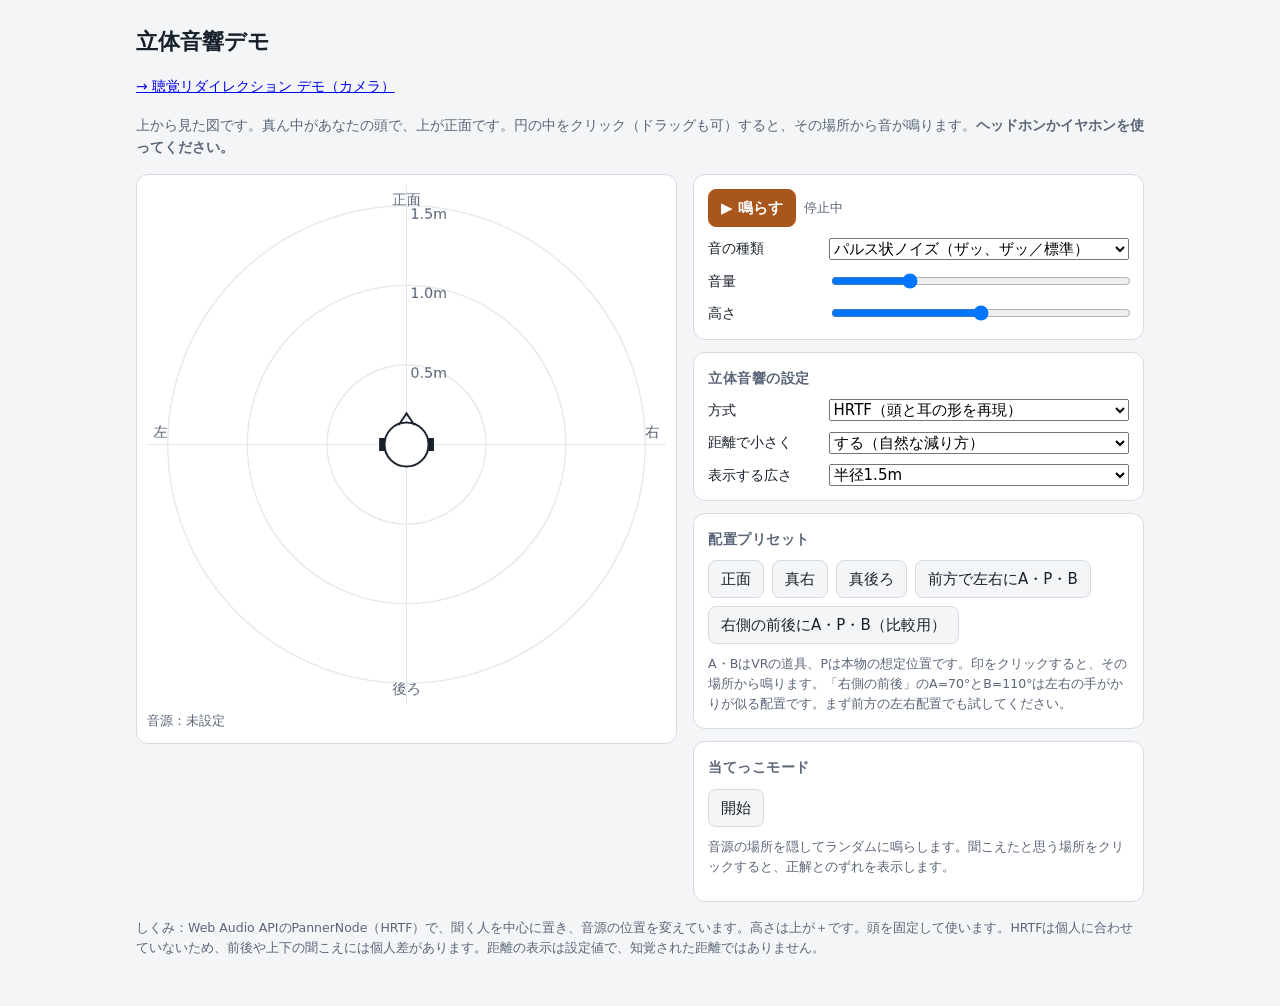
<file: index.html>
<!doctype html>
<html lang="ja">
<head>
<meta charset="utf-8">
<meta name="viewport" content="width=device-width, initial-scale=1, viewport-fit=cover">
<title>立体音響デモ</title>
<style>
/* 上から見た円と操作パネルの2カラム。狭い画面では縦に並ぶ */
:root{
  --bg:#f3f5f7; --surface:#ffffff; --fg:#18202b; --muted:#5a6578; --line:#d6dbe3;
  --head:#18202b; --src:#a8561c; --src-tint:rgba(168,86,28,.14);
  --real:#1d7564; --guess:#3a55a8; --ring:#e3e7ee;
  color-scheme:light;
}
@media (prefers-color-scheme: dark){:root{
  --bg:#11151b; --surface:#1a2029; --fg:#e5e9ef; --muted:#9aa4b5; --line:#2d3542;
  --head:#e5e9ef; --src:#ef9a5f; --src-tint:rgba(239,154,95,.18);
  --real:#58c4ad; --guess:#8ea6ef; --ring:#252c37;
  color-scheme:dark}}
*{box-sizing:border-box}
body{margin:0;background:var(--bg);color:var(--fg);font-family:"Noto Sans JP","Hiragino Sans","Yu Gothic",system-ui,sans-serif;font-size:15px;line-height:1.6}
.wrap{max-width:1040px;margin:0 auto;padding-block:24px 48px;padding-left:max(16px,env(safe-area-inset-left,0px));padding-right:max(16px,env(safe-area-inset-right,0px));display:flex;flex-direction:column;gap:16px}
h1{font-size:22px;margin:0}
.lead{color:var(--muted);margin:0;font-size:14px}
.main{display:grid;grid-template-columns:minmax(0,1.2fr) minmax(0,1fr);gap:16px;align-items:start}
@media (max-width:760px){.main{grid-template-columns:1fr}}
.stage{background:var(--surface);border:1px solid var(--line);border-radius:12px;padding:10px;display:flex;flex-direction:column;gap:8px;min-width:0}
canvas{width:100%;aspect-ratio:1/1;display:block;touch-action:none;cursor:crosshair;border-radius:8px}
.readout{font-family:ui-monospace,Menlo,Consolas,monospace;font-size:13px;color:var(--muted);display:flex;flex-wrap:wrap;gap:4px 16px}
.panel{display:flex;flex-direction:column;gap:12px;min-width:0}
.card{background:var(--surface);border:1px solid var(--line);border-radius:12px;padding:14px;display:flex;flex-direction:column;gap:10px}
.card h2{font-size:14px;margin:0;color:var(--muted);letter-spacing:.04em}
.row{display:flex;flex-wrap:wrap;gap:8px;align-items:center}
label{font-size:14px}
select,input[type=range]{font:inherit}
input[type=range]{width:100%}
button{font:inherit;border:1px solid var(--line);background:var(--bg);color:var(--fg);border-radius:8px;padding:6px 12px;cursor:pointer}
button:hover{border-color:var(--fg)}
button.primary{background:var(--src);border-color:var(--src);color:#fff;font-weight:700}
button[aria-pressed=true]{background:var(--fg);color:var(--bg);border-color:var(--fg)}
button:focus-visible,select:focus-visible,input:focus-visible{outline:2px solid var(--guess);outline-offset:2px}
.field{display:grid;grid-template-columns:7.5em 1fr;gap:8px;align-items:center}
.note{font-size:12.5px;color:var(--muted);margin:0}
.result{font-family:ui-monospace,Menlo,Consolas,monospace;font-size:13px;white-space:pre-wrap;margin:0}
</style>
</head>
<body>
<div class="wrap">
  <h1>立体音響デモ</h1>
  <p class="lead"><a href="redirect.html">→ 聴覚リダイレクション デモ（カメラ）</a></p>
  <p class="lead">上から見た図です。真ん中があなたの頭で、上が正面です。円の中をクリック（ドラッグも可）すると、その場所から音が鳴ります。<b>ヘッドホンかイヤホンを使ってください。</b></p>

  <div class="main">
    <div class="stage">
      <canvas id="view" width="800" height="800" aria-label="上から見た空間。クリックした場所に音源を置く"></canvas>
      <div class="readout" id="readout">音源：未設定</div>
    </div>

    <div class="panel">
      <div class="card">
        <div class="row">
          <button id="play" class="primary">▶ 鳴らす</button>
          <span class="note" id="state">停止中</span>
        </div>
        <div class="field"><label for="sound">音の種類</label>
          <select id="sound">
            <option value="pulse" selected>パルス状ノイズ（ザッ、ザッ／標準）</option>
            <option value="beep">ピッ音（くり返し）</option>
            <option value="noise">ピンクノイズ（ザー）</option>
            <option value="click">カチカチ（時計）</option>
            <option value="tone">持続音（ポー）</option>
          </select></div>
        <div class="field"><label for="vol">音量</label><input id="vol" type="range" min="0" max="1" step="0.01" value="0.25"></div>
        <div class="field"><label for="height">高さ</label><input id="height" type="range" min="-60" max="60" step="1" value="0"></div>
      </div>

      <div class="card">
        <h2>立体音響の設定</h2>
        <div class="field"><label for="model">方式</label>
          <select id="model">
            <option value="HRTF">HRTF（頭と耳の形を再現）</option>
            <option value="equalpower">左右の振り分けだけ</option>
          </select></div>
        <div class="field"><label for="dist">距離で小さく</label>
          <select id="dist">
            <option value="inverse">する（自然な減り方）</option>
            <option value="linear">する（直線的）</option>
            <option value="none">しない</option>
          </select></div>
        <div class="field"><label for="radius">表示する広さ</label>
          <select id="radius">
            <option value="1">半径1m</option>
            <option value="1.5" selected>半径1.5m</option>
            <option value="3">半径3m</option>
          </select></div>
      </div>

      <div class="card">
        <h2>配置プリセット</h2>
        <div class="row">
          <button data-preset="front">正面</button>
          <button data-preset="right">真右</button>
          <button data-preset="back">真後ろ</button>
          <button data-preset="lateral">前方で左右にA・P・B</button>
          <button data-preset="arc">右側の前後にA・P・B（比較用）</button>
        </div>
        <p class="note">A・BはVRの道具、Pは本物の想定位置です。印をクリックすると、その場所から鳴ります。「右側の前後」のA=70°とB=110°は左右の手がかりが似る配置です。まず前方の左右配置でも試してください。</p>
      </div>

      <div class="card">
        <h2>当てっこモード</h2>
        <div class="row">
          <button id="quiz" aria-pressed="false">開始</button>
          <button id="quizNext" hidden>次の問題</button>
        </div>
        <p class="note">音源の場所を隠してランダムに鳴らします。聞こえたと思う場所をクリックすると、正解とのずれを表示します。</p>
        <pre class="result" id="quizResult"></pre>
      </div>
    </div>
  </div>
  <p class="note">しくみ：Web Audio APIのPannerNode（HRTF）で、聞く人を中心に置き、音源の位置を変えています。高さは上が＋です。頭を固定して使います。HRTFは個人に合わせていないため、前後や上下の聞こえには個人差があります。距離の表示は設定値で、知覚された距離ではありません。</p>
</div>

<script>
(() => {
  const cv = document.getElementById('view');
  const ctx2d = cv.getContext('2d');
  const $ = id => document.getElementById(id);

  // ---- 状態 ----
  let R = 1.5;                 // 表示する半径（m）
  let src = null;              // {x, z} x:右+  z:前+（m）
  let markers = [];            // プリセットの印 [{x,z,label,kind}]
  let quiz = {on:false, answer:null, guess:null, log:[]};

  // ---- 音 ----
  let ac = null, panner = null, gain = null, node = null, playing = false;
  const buffers = {};

  function makeBuffers(){
    const sr = ac.sampleRate;
    // 広帯域の白色ノイズ：180msの音 + 270msの無音。立ち上がり/下がり5ms。
    {
      const len = Math.floor(sr*0.45), on = Math.floor(sr*0.18);
      const b = ac.createBuffer(1,len,sr), d = b.getChannelData(0), fade = Math.max(1,Math.floor(sr*0.005));
      for(let i=0;i<on;i++){
        const env = Math.max(0,Math.min(1,i/fade,(on-1-i)/fade));
        d[i] = (Math.random()*2-1)*env*0.35;
      }
      buffers.pulse = b;
    }
    // ピッ音：880Hz 0.1秒 + 無音 0.35秒
    {
      const len = Math.floor(sr*0.45), b = ac.createBuffer(1,len,sr), d = b.getChannelData(0);
      const on = Math.floor(sr*0.1);
      for(let i=0;i<on;i++){ const env = Math.min(1, i/200, (on-i)/200); d[i] = Math.sin(2*Math.PI*880*i/sr)*env*0.8; }
      buffers.beep = b;
    }
    // ピンクノイズ 2秒
    {
      const len = sr*2, b = ac.createBuffer(1,len,sr), d = b.getChannelData(0);
      let b0=0,b1=0,b2=0,b3=0,b4=0,b5=0,b6=0;
      for(let i=0;i<len;i++){
        const w = Math.random()*2-1;
        b0=0.99886*b0+w*0.0555179; b1=0.99332*b1+w*0.0750759; b2=0.96900*b2+w*0.1538520;
        b3=0.86650*b3+w*0.3104856; b4=0.55000*b4+w*0.5329522; b5=-0.7616*b5-w*0.0168980;
        d[i]=(b0+b1+b2+b3+b4+b5+b6+w*0.5362)*0.11; b6=w*0.115926;
      }
      // つなぎ目のプチ音を減らす
      const f = Math.floor(sr*0.01);
      for(let i=0;i<f;i++){ d[i]*=i/f; d[len-1-i]*=i/f; }
      buffers.noise = b;
    }
    // カチカチ：0.5秒ごとの短い打撃音
    {
      const len = Math.floor(sr*0.5), b = ac.createBuffer(1,len,sr), d = b.getChannelData(0);
      const n = Math.floor(sr*0.015);
      for(let i=0;i<n;i++){ d[i] = (Math.random()*2-1)*Math.exp(-i/(sr*0.002))*0.9; }
      buffers.click = b;
    }
    // 持続音：440Hz（ちょうど整数周期で1秒）
    {
      const len = sr, b = ac.createBuffer(1,len,sr), d = b.getChannelData(0);
      for(let i=0;i<len;i++) d[i] = Math.sin(2*Math.PI*440*i/sr)*0.5;
      buffers.tone = b;
    }
  }

  function ensureAudio(){
    if(ac) return;
    ac = new (window.AudioContext || window.webkitAudioContext)();
    const L = ac.listener;
    if(L.forwardX){ L.forwardX.value=0; L.forwardY.value=0; L.forwardZ.value=-1; L.upX.value=0; L.upY.value=1; L.upZ.value=0; L.positionX.value=0; L.positionY.value=0; L.positionZ.value=0; }
    else { L.setOrientation(0,0,-1,0,1,0); L.setPosition(0,0,0); }
    panner = ac.createPanner();
    gain = ac.createGain();
    panner.connect(gain).connect(ac.destination);
    makeBuffers();
    applySettings();
    updatePanner(true);
  }

  function applySettings(){
    if(!ac) return;
    panner.panningModel = $('model').value;
    const dm = $('dist').value;
    panner.refDistance = 0.3;
    panner.maxDistance = 10;
    if(dm === 'none'){ panner.distanceModel = 'inverse'; panner.rolloffFactor = 0; }
    else if(dm === 'linear'){ panner.distanceModel = 'linear'; panner.rolloffFactor = 1; panner.maxDistance = R*1.2; }
    else { panner.distanceModel = 'inverse'; panner.rolloffFactor = 1; }
    gain.gain.setTargetAtTime(parseFloat($('vol').value), ac.currentTime, 0.02);
  }

  function heightM(){ return parseFloat($('height').value)/100; }

  function updatePanner(immediate){
    if(!ac || !src) return;
    // Web Audioの座標：x右+、y上+、z後ろ+（正面は -z）
    const x = src.x, y = heightM(), z = -src.z;
    if(panner.positionX){
      const t = ac.currentTime;
      if(immediate){ panner.positionX.value=x; panner.positionY.value=y; panner.positionZ.value=z; }
      else { panner.positionX.setTargetAtTime(x,t,0.015); panner.positionY.setTargetAtTime(y,t,0.015); panner.positionZ.setTargetAtTime(z,t,0.015); }
    } else panner.setPosition(x,y,z);
  }

  function startSound(){
    ensureAudio();
    if(ac.state === 'suspended') ac.resume();
    stopSound(true);
    node = ac.createBufferSource();
    node.buffer = buffers[$('sound').value];
    node.loop = true;
    node.connect(panner);
    node.start();
    playing = true;
    $('play').textContent = '■ 止める';
    $('state').textContent = src ? '再生中' : '再生中（円の中をクリックして音源を置いてください）';
  }
  function stopSound(silent){
    if(node){ try{node.stop();}catch(e){} node.disconnect(); node = null; }
    playing = false;
    if(!silent){ $('play').textContent = '▶ 鳴らす'; $('state').textContent = '停止中'; }
  }

  // ---- 描画 ----
  function css(v){ return getComputedStyle(document.documentElement).getPropertyValue(v).trim(); }
  function toPx(x,z){ const s = cv.width/2/R*0.92; return [cv.width/2 + x*s, cv.height/2 - z*s]; }
  function toM(px,py){ const s = cv.width/2/R*0.92; return {x:(px-cv.width/2)/s, z:(cv.height/2-py)/s}; }

  function draw(){
    const W = cv.width, H = cv.height, c = ctx2d;
    c.clearRect(0,0,W,H);
    c.fillStyle = css('--surface'); c.fillRect(0,0,W,H);
    // 同心円（0.5mごと）
    c.lineWidth = 2; c.font = '22px system-ui, sans-serif'; c.textAlign='left'; c.textBaseline='middle';
    for(let r=0.5;r<=R+1e-6;r+=0.5){
      const [, py] = toPx(0,r); const rad = H/2-py;
      c.strokeStyle = css('--ring'); c.beginPath(); c.arc(W/2,H/2,rad,0,Math.PI*2); c.stroke();
      c.fillStyle = css('--muted'); c.fillText(r.toFixed(1)+'m', W/2+6, py+14);
    }
    // 十字と方向
    c.strokeStyle = css('--ring'); c.beginPath(); c.moveTo(W/2,0); c.lineTo(W/2,H); c.moveTo(0,H/2); c.lineTo(W,H/2); c.stroke();
    c.fillStyle = css('--muted'); c.textAlign='center';
    c.fillText('正面', W/2, 24); c.fillText('後ろ', W/2, H-22);
    c.textAlign='left'; c.fillText('左', 10, H/2-18); c.textAlign='right'; c.fillText('右', W-10, H/2-18);
    // 頭
    const hr = 34;
    c.fillStyle = css('--surface'); c.strokeStyle = css('--head'); c.lineWidth = 3;
    c.beginPath(); c.arc(W/2,H/2,hr,0,Math.PI*2); c.fill(); c.stroke();
    c.beginPath(); c.moveTo(W/2-12,H/2-hr+4); c.lineTo(W/2,H/2-hr-14); c.lineTo(W/2+12,H/2-hr+4); c.stroke(); // 鼻
    c.fillStyle = css('--head');
    c.fillRect(W/2-hr-8,H/2-10,8,20); c.fillRect(W/2+hr,H/2-10,8,20); // 耳
    // プリセットの印
    for(const m of markers){
      const [px,py] = toPx(m.x,m.z);
      if(m.kind==='real'){ c.fillStyle = css('--real'); c.fillRect(px-14,py-14,28,28); }
      else { c.strokeStyle = css('--src'); c.lineWidth = 3; c.beginPath(); c.arc(px,py,16,0,Math.PI*2); c.stroke(); }
      c.fillStyle = m.kind==='real' ? css('--real') : css('--src');
      c.textAlign='left'; c.font='bold 22px system-ui, sans-serif'; c.fillText(m.label, px+22, py);
      c.font = '22px system-ui, sans-serif';
    }
    // 当てっこの答え合わせ
    if(quiz.on && quiz.guess){
      const [gx,gy] = toPx(quiz.guess.x,quiz.guess.z);
      const [ax,ay] = toPx(quiz.answer.x,quiz.answer.z);
      c.strokeStyle = css('--muted'); c.setLineDash([8,8]); c.lineWidth=2; c.beginPath(); c.moveTo(gx,gy); c.lineTo(ax,ay); c.stroke(); c.setLineDash([]);
      c.fillStyle = css('--guess'); c.beginPath(); c.arc(gx,gy,10,0,Math.PI*2); c.fill();
      c.fillStyle = css('--src'); c.beginPath(); c.arc(ax,ay,12,0,Math.PI*2); c.fill();
    }
    // 音源（当てっこ中は隠す）
    if(src && !quiz.on){
      const [px,py] = toPx(src.x,src.z);
      c.fillStyle = css('--src-tint'); c.beginPath(); c.arc(px,py,30,0,Math.PI*2); c.fill();
      c.fillStyle = css('--src'); c.beginPath(); c.arc(px,py,12,0,Math.PI*2); c.fill();
    }
  }

  function describe(p){
    const d = Math.hypot(p.x,p.z);
    let az = Math.atan2(p.x,p.z)*180/Math.PI; // 正面0°、右が＋
    return {d, az};
  }
  function updateReadout(){
    if(!src || quiz.on){ $('readout').textContent = quiz.on ? '音源：かくしています' : '音源：未設定'; return; }
    const {d,az} = describe(src);
    const side = Math.abs(az)<0.5 ? '正面' : (az>0 ? `右へ${az.toFixed(0)}°` : `左へ${(-az).toFixed(0)}°`);
    $('readout').textContent = `方向：${side}　距離：${(d*100).toFixed(0)}cm　高さ：${$('height').value}cm　（x=${(src.x*100).toFixed(0)}, 前=${(src.z*100).toFixed(0)} cm）`;
  }

  function setSource(p){
    src = p; updatePanner(false); updateReadout(); draw();
    if(playing) $('state').textContent = '再生中';
  }

  // ---- 入力 ----
  let dragging = false;
  function evPos(e){
    const r = cv.getBoundingClientRect();
    return toM((e.clientX-r.left)*cv.width/r.width, (e.clientY-r.top)*cv.height/r.height);
  }
  function hitMarker(p){
    for(const m of markers) if(Math.hypot(m.x-p.x,m.z-p.z) < R*0.06) return m;
    return null;
  }
  cv.addEventListener('pointerdown', e => {
    const p = evPos(e);
    if(quiz.on){
      if(quiz.guess) return;
      quiz.guess = p; showQuizResult(); draw(); return;
    }
    const m = hitMarker(p);
    if(m){ setSource({x:m.x,z:m.z}); }
    else { setSource(p); dragging = true; cv.setPointerCapture(e.pointerId); }
    if(!playing) startSound();
  });
  cv.addEventListener('pointermove', e => { if(dragging) setSource(evPos(e)); });
  cv.addEventListener('pointerup', () => { dragging = false; });
  cv.addEventListener('pointercancel', () => { dragging = false; });

  $('play').addEventListener('click', () => { playing ? stopSound() : startSound(); });
  $('sound').addEventListener('change', () => { if(playing) startSound(); });
  $('vol').addEventListener('input', applySettings);
  $('model').addEventListener('change', applySettings);
  $('dist').addEventListener('change', applySettings);
  $('height').addEventListener('input', () => { updatePanner(false); updateReadout(); });
  $('radius').addEventListener('change', () => { R = parseFloat($('radius').value); applySettings(); draw(); });

  function polar(azDeg, dist){ const a = azDeg*Math.PI/180; return {x:Math.sin(a)*dist, z:Math.cos(a)*dist}; }
  document.querySelectorAll('[data-preset]').forEach(b => b.addEventListener('click', () => {
    const k = b.dataset.preset;
    if(k==='lateral'){
      const A = polar(-30,0.6), P = polar(0,0.6), B = polar(30,0.6);
      markers = [{...A,label:'A',kind:'virtual'},{...P,label:'P（本物）',kind:'real'},{...B,label:'B',kind:'virtual'}];
      setSource({x:A.x,z:A.z});
    } else if(k==='arc'){
      // 右側の弧（距離0.5m）に A(70°)・P(90°)・B(110°)
      const A = polar(70,0.5), P = polar(90,0.5), B = polar(110,0.5);
      markers = [{...A,label:'A',kind:'virtual'},{...P,label:'P（本物）',kind:'real'},{...B,label:'B',kind:'virtual'}];
      setSource({x:A.x,z:A.z});
    } else {
      markers = [];
      setSource(k==='front' ? polar(0,0.8) : k==='right' ? polar(90,0.8) : polar(180,0.8));
    }
    if(!playing) startSound();
  }));

  // ---- 当てっこモード ----
  function newQuestion(){
    const az = Math.random()*360-180, d = 0.4 + Math.random()*(Math.min(R,1.5)-0.4);
    quiz.answer = polar(az,d); quiz.guess = null;
    src = quiz.answer; updatePanner(true); updateReadout();
    $('quizResult').textContent = '聞こえたと思う場所をクリックしてください';
    $('quizNext').hidden = true;
    draw();
    startSound();
  }
  function showQuizResult(){
    const a = describe(quiz.answer), g = describe(quiz.guess);
    let dAz = g.az - a.az; while(dAz>180) dAz-=360; while(dAz<-180) dAz+=360;
    const err = Math.hypot(quiz.guess.x-quiz.answer.x, quiz.guess.z-quiz.answer.z);
    quiz.log.push({dAz:Math.abs(dAz), dd:Math.abs(g.d-a.d), err});
    const n = quiz.log.length, mean = k => quiz.log.reduce((s,v)=>s+v[k],0)/n;
    $('quizResult').textContent =
      `今回：方向のずれ ${Math.abs(dAz).toFixed(0)}°／距離のずれ ${(Math.abs(g.d-a.d)*100).toFixed(0)}cm／位置のずれ ${(err*100).toFixed(0)}cm\n` +
      `${n}問の平均：方向 ${mean('dAz').toFixed(0)}°／距離 ${(mean('dd')*100).toFixed(0)}cm／位置 ${(mean('err')*100).toFixed(0)}cm\n` +
      `（オレンジが正解、青があなたの答え）`;
    $('quizNext').hidden = false;
  }
  $('quiz').addEventListener('click', () => {
    quiz.on = !quiz.on;
    $('quiz').setAttribute('aria-pressed', String(quiz.on));
    $('quiz').textContent = quiz.on ? '終了' : '開始';
    if(quiz.on){ markers = []; quiz.log = []; newQuestion(); }
    else { quiz.guess = null; $('quizNext').hidden = true; $('quizResult').textContent = ''; updateReadout(); draw(); }
  });
  $('quizNext').addEventListener('click', newQuestion);

  matchMedia('(prefers-color-scheme: dark)').addEventListener?.('change', draw);
  draw();
})();
</script>
</body>
</html>
</file>
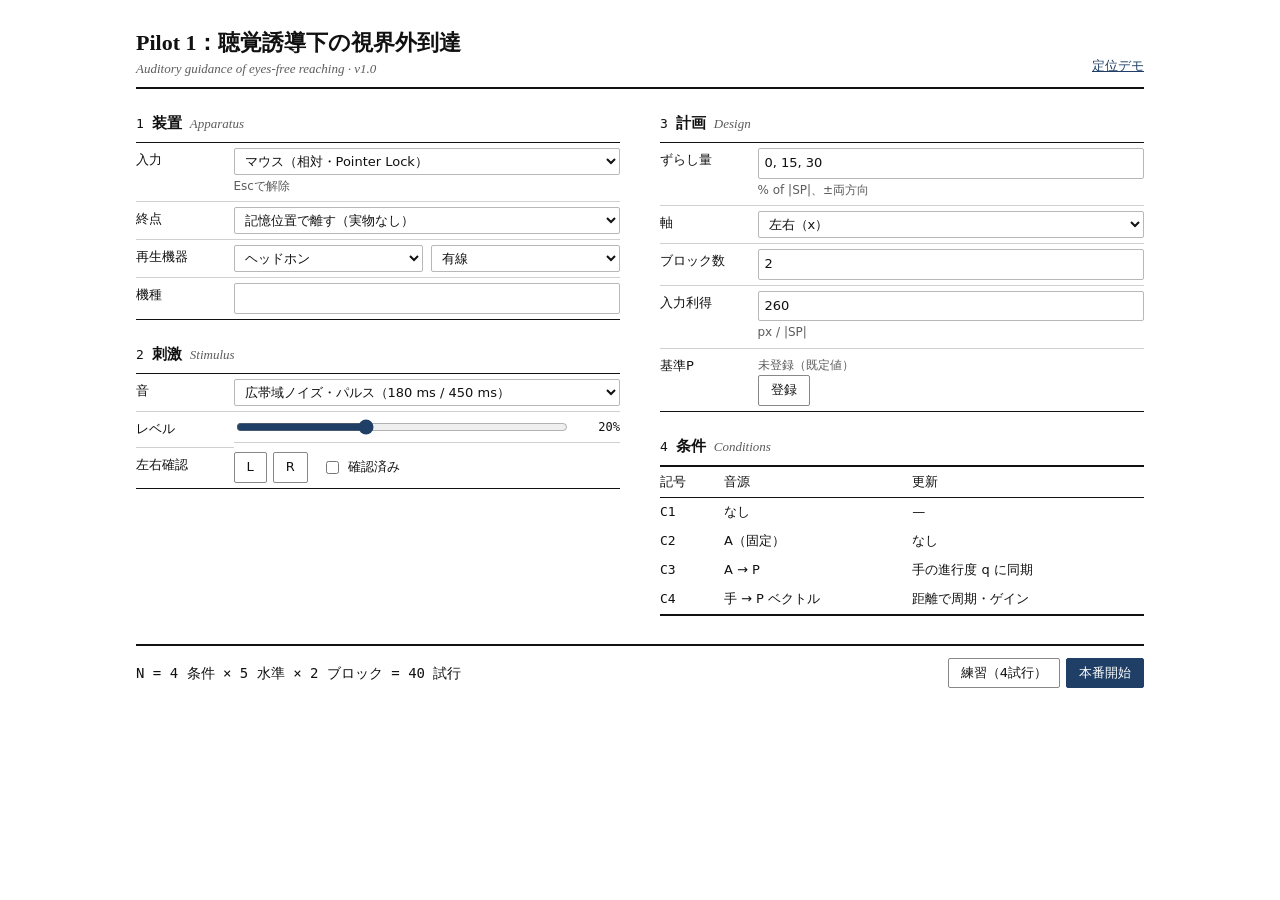
<file: experiment.html>
<!doctype html>
<html lang="ja">
<head>
  <meta charset="utf-8">
  <meta name="viewport" content="width=device-width, initial-scale=1, viewport-fit=cover">
  <title>Pilot 1｜聴覚誘導下の視界外到達</title>
  <link rel="stylesheet" href="experiment.css">
  <script src="experiment-core.js" defer></script>
  <script src="pilot-audio.js" defer></script>
  <script src="experiment.js" defer></script>
</head>
<body>
<main class="wrap">
  <header class="head">
    <div>
      <h1>Pilot 1：聴覚誘導下の視界外到達</h1>
      <p class="sub">Auditory guidance of eyes-free reaching · v1.0</p>
    </div>
    <a href="index.html">定位デモ</a>
  </header>

  <p id="message" class="message" role="status" aria-live="polite" hidden></p>
  <p id="storageWarning" class="message error" role="alert" hidden></p>
  <noscript><p class="message error">JavaScriptが必要です。</p></noscript>

  <section id="setup" aria-label="設定">
    <form id="configForm" novalidate>
      <fieldset id="configFields">
        <div class="cols">
          <div>
            <h2><span class="num">1</span>装置 <span class="en">Apparatus</span></h2>
            <table class="params">
              <tr><th><label for="inputMode">入力</label></th><td><select id="inputMode">
                <option value="lock">マウス（相対・Pointer Lock）</option>
                <option value="drag">マウス（画面内ドラッグ）</option>
                <option value="touch">タッチ（絶対座標）</option>
              </select><div id="inputHint" class="hint"></div></td></tr>
              <tr><th><label for="taskMode">終点</label></th><td><select id="taskMode">
                <option value="memory">記憶位置で離す（実物なし）</option>
                <option value="contact">実物への接触で離す</option>
              </select><div id="contactHelp" class="hint" hidden>接触は自己報告。</div></td></tr>
              <tr><th><label for="device">再生機器</label></th><td class="pair">
                <select id="device"><option value="headphones">ヘッドホン</option><option value="earphones">イヤホン</option></select>
                <select id="connection" aria-label="接続"><option value="wired">有線</option><option value="wireless">無線</option></select>
              </td></tr>
              <tr><th><label for="equipment">機種</label></th><td><input id="equipment" maxlength="100"></td></tr>
            </table>

            <h2><span class="num">2</span>刺激 <span class="en">Stimulus</span></h2>
            <table class="params">
              <tr><th><label for="sound">音</label></th><td><select id="sound">
                <option value="pulse">広帯域ノイズ・パルス（180 ms / 450 ms）</option>
                <option value="continuous">広帯域ノイズ・連続</option>
              </select></td></tr>
              <tr><th><label for="volume">レベル</label></th><td class="pair">
                <input id="volume" type="range" min="0.01" max="0.5" step="0.01" value="0.20"><output id="volumeValue">20%</output>
              </td></tr>
              <tr><th>左右確認</th><td>
                <div class="btns"><button type="button" id="testLeft">L</button><button type="button" id="testRight">R</button>
                <label class="check"><input type="checkbox" id="checkedAudio">確認済み</label></div>
              </td></tr>
            </table>
          </div>

          <div>
            <h2><span class="num">3</span>計画 <span class="en">Design</span></h2>
            <table class="params">
              <tr><th><label for="offsets">ずらし量</label></th><td><input id="offsets" value="0, 15, 30" inputmode="decimal"><div class="hint">% of |SP|、±両方向</div></td></tr>
              <tr><th><label for="axis">軸</label></th><td><select id="axis"><option value="lateral">左右（x）</option><option value="depth">遠近（z）</option></select></td></tr>
              <tr><th><label for="repeats">ブロック数</label></th><td><input id="repeats" type="number" min="1" max="10" value="2"></td></tr>
              <tr id="scaleField"><th><label for="mouseScale">入力利得</label></th><td><input id="mouseScale" type="number" min="40" max="10000" value="260"><div class="hint">px / |SP|</div></td></tr>
              <tr id="referenceControls"><th>基準P</th><td>
                <div id="referenceStatus" class="hint"></div>
                <div class="btns"><button type="button" id="registerP">登録</button><button type="button" id="clearP" hidden>解除</button></div>
              </td></tr>
            </table>

            <h2><span class="num">4</span>条件 <span class="en">Conditions</span></h2>
            <table class="booktabs">
              <thead><tr><th>記号</th><th>音源</th><th>更新</th></tr></thead>
              <tbody>
                <tr><td>C1</td><td>なし</td><td>—</td></tr>
                <tr><td>C2</td><td>A（固定）</td><td>なし</td></tr>
                <tr><td>C3</td><td>A → P</td><td>手の進行度 q に同期</td></tr>
                <tr><td>C4</td><td>手 → P ベクトル</td><td>距離で周期・ゲイン</td></tr>
              </tbody>
            </table>
          </div>
        </div>
      </fieldset>

      <div class="actions">
        <span id="trialCount" class="mono"></span>
        <div class="btns"><button id="practice" type="button">練習（4試行）</button><button id="start" type="button" class="primary">本番開始</button></div>
      </div>
    </form>
  </section>

  <section id="run" aria-label="試行" hidden>
    <div class="runbar">
      <span id="sessionLabel" class="tag"></span>
      <span id="runTitle" class="state"></span>
      <span class="prog"><span id="progressText" class="mono"></span><progress id="progressBar" max="40" value="0"></progress></span>
    </div>
    <p id="runInstruction" class="hint instr" aria-live="polite"></p>
    <div class="stage"><canvas id="stage" width="1000" height="650" tabindex="0" aria-label="作業面（上面図）"></canvas><div id="trialOverlay" aria-hidden="true" hidden></div></div>
    <div id="responses" hidden>
      <fieldset class="resp"><legend>Q1 記憶位置と到達位置のずれ</legend><div class="btns" id="noticedButtons"><button data-noticed="yes" type="button" aria-pressed="false">あり</button><button data-noticed="no" type="button" aria-pressed="false">なし</button><button data-noticed="unsure" type="button" aria-pressed="false">不明</button></div></fieldset>
      <fieldset id="contactQuestion" class="resp" hidden><legend>Q2 実物への接触</legend><div class="btns" id="contactButtons"><button data-contact="yes" type="button" aria-pressed="false">あり</button><button data-contact="no" type="button" aria-pressed="false">なし</button><button data-contact="unsure" type="button" aria-pressed="false">不明</button></div></fieldset>
      <button id="saveAnswer" type="button" class="primary" disabled>記録</button>
    </div>
    <p id="feedback" class="feedback mono" hidden></p>
    <div class="runfoot"><button id="next" type="button" class="primary" hidden>次へ</button><button id="cancelCalibration" type="button" hidden>中止</button><button id="finish" type="button">終了</button><span class="hint" id="saveStatus"></span></div>
  </section>

  <section id="results" aria-label="結果" hidden>
    <h2><span class="num">5</span>結果 <span class="en">Results</span> <span id="resultBadge" class="tag"></span></h2>
    <p id="resultSummary" class="hint mono"></p>
    <div class="scroll"><table class="booktabs num-table"><thead><tr><th>条件</th><th>|ずらし|</th><th>n</th><th>P方向変位</th><th>|E−A|</th><th>ずれ報告</th><th>不明</th><th>到達時間</th><th>接触</th></tr></thead><tbody id="resultRows"></tbody></table></div>
    <p class="hint">単位：|SP| に対する%。P方向変位 = (E−A)·(P−A)/|P−A|。ずれ報告 = あり/(あり+なし)。</p>
    <div class="btns"><button id="exportTrials" type="button" class="primary">試行CSV</button><button id="exportPaths" type="button">軌跡CSV</button><button id="exportJson" type="button">JSON</button><button id="backSetup" type="button">設定へ</button></div>
  </section>

  <section id="saved" class="saved" aria-label="記録" hidden>
    <h2>保存済みセッション</h2>
    <div class="btns"><select id="savedSessions" aria-label="セッション"></select><button id="viewSaved" type="button">表示</button><button id="resumeSaved" type="button">再開</button></div>
  </section>
</main>
</body>
</html>
</file>
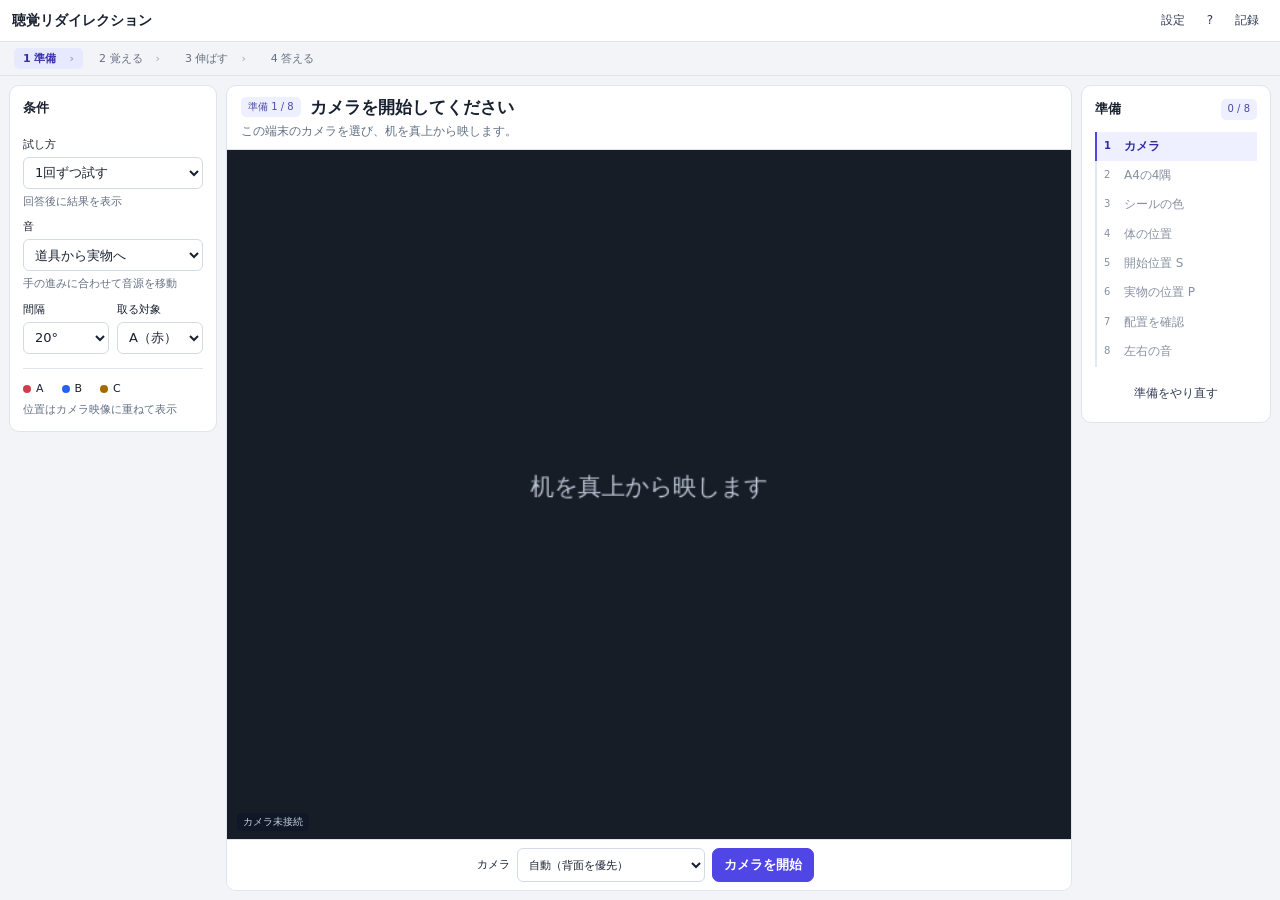
<file: redirect.html>
<!doctype html>
<html lang="ja">
<head>
  <meta charset="utf-8">
  <meta name="viewport" content="width=device-width,initial-scale=1">
  <meta name="theme-color" content="#f3f4f7">
  <meta name="application-version" content="2.1.1">
  <title>聴覚リダイレクション デモ</title>
  <link rel="stylesheet" href="redirect.css?v=2.1.1">
  <script src="redirect-core.js?v=2.1.1" defer></script>
  <script src="redirect-audio.js?v=2.1.1" defer></script>
  <script src="redirect.js?v=2.1.1" defer></script>
</head>
<body>
<a class="skip-link" href="#stageTitle">現在の手順へ</a>
<header class="topbar">
  <h1><span class="desktop-name">聴覚リダイレクション</span><span class="mobile-name">聴覚デモ</span></h1>
  <span id="testBadge" class="test-badge" hidden>テスト入力</span>
  <div class="top-actions">
    <button id="conditionsOpen" class="subtle">条件</button>
    <button id="settingsOpen" class="subtle">設定</button>
    <button id="helpOpen" class="subtle" aria-label="使い方">?</button>
    <button id="resultsOpen" class="subtle">記録</button>
    <button id="pause" hidden>一時停止</button>
    <button id="operator" class="subtle" hidden>終了</button>
  </div>
</header>
<div class="messages"><div id="storageWarning" class="notice warning" role="alert" hidden></div><div id="notice" class="notice" role="status" aria-live="polite"></div></div>
<nav class="flow" aria-label="体験の手順"><ol id="steps"><li data-step="setup" aria-current="step">1 準備</li><li data-step="learn">2 覚える</li><li data-step="reach">3 伸ばす</li><li data-step="answer">4 答える</li></ol><span id="sessionProgress"></span></nav>
<main class="layout" id="mainLayout">
  <aside class="operator-panel panel settings-panel" id="conditionsPanel" aria-label="条件">
    <h2>条件</h2>
    <fieldset id="configFields" class="config-fields">
      <label for="kind">試し方</label><select id="kind" name="kind"><option value="demo">1回ずつ試す</option><option value="pilot">条件をまとめて比較</option><option value="baseline">音なしの到達を測る</option></select>
      <p id="kindHelp" class="hint"></p>
      <div id="manualConfig">
        <label for="condition">音</label><select id="condition" name="condition"></select><p id="conditionHelp" class="hint"></p>
        <div class="form-pair"><div><label for="angle">間隔</label><select id="angle" name="angle"><option value="5">5°</option><option value="10">10°</option><option value="15">15°</option><option value="20" selected>20°</option><option value="30">30°</option><option value="40">40°</option></select></div><div><label for="tool">取る対象</label><select id="tool" name="tool"><option value="A">A（赤）</option><option value="M">B（青）</option><option value="B">C（黄）</option></select></div></div>
      </div>
      <div id="pilotConfig" hidden><fieldset id="conditionChoices"><legend>音の条件</legend></fieldset><fieldset><legend>間隔</legend><div class="angle-choices"><label><input type="checkbox" name="angles" value="5">5°</label><label><input type="checkbox" name="angles" value="10" checked>10°</label><label><input type="checkbox" name="angles" value="15">15°</label><label><input type="checkbox" name="angles" value="20" checked>20°</label><label><input type="checkbox" name="angles" value="30">30°</label></div></fieldset><label for="repeats">反復数</label><input id="repeats" name="repeats" type="number" inputmode="numeric" min="1" max="10" value="2"><p id="trialCount" class="hint"></p></div>
    </fieldset>
    <div class="condition-key"><span><i class="dot red"></i>A</span><span><i class="dot blue"></i>B</span><span><i class="dot yellow"></i>C</span></div>
    <p class="hint">位置はカメラ映像に重ねて表示</p>
  </aside>

  <section id="stage" class="stage panel" aria-label="カメラと現在の手順">
    <div id="stageOverlay" class="instruction-bar">
      <div class="instruction-heading"><span id="phaseLabel" class="status">準備 1 / 8</span><h2 id="stageTitle" tabindex="-1">カメラを開始してください</h2><span id="timerLabel"></span></div>
      <p id="stageText" aria-live="polite">机を真上から映します。</p>
    </div>
    <div id="visualSurface" class="visual-surface">
      <div id="cameraView" class="camera-view">
        <video id="video" muted playsinline hidden></video>
        <canvas id="cam" width="640" height="480" tabindex="0" aria-label="机のカメラ映像。案内された場所をクリック。矢印キーとEnterでも指定できます。"></canvas>
        <svg id="objectOverlay" viewBox="0 0 640 480" aria-label="机に重ねた対象" xmlns="http://www.w3.org/2000/svg">
          <g id="paperOverlay" aria-hidden="true"></g>
          <g id="startOverlay" class="point-label" hidden><circle r="14"></circle><text y="-21">S</text></g>
          <g id="bodyOverlay" class="point-label" hidden><circle r="8"></circle><text y="-16">体</text></g>
          <g id="targetA" data-target="A" class="object object-a" role="img" aria-label="A、赤" hidden><path class="object-shadow"></path><path class="object-face"></path><text class="object-letter">A</text></g>
          <g id="targetM" data-target="M" class="object object-b" role="img" aria-label="B、青" hidden><path class="object-shadow"></path><path class="object-face"></path><text class="object-letter">B</text></g>
          <g id="targetB" data-target="B" class="object object-c" role="img" aria-label="C、黄" hidden><path class="object-shadow"></path><path class="object-face"></path><text class="object-letter">C</text></g>
          <g id="proxyOverlay" class="proxy-label" hidden><text y="38">実物 P</text></g>
          <g id="trailOverlay" aria-hidden="true" hidden></g>
          <g id="handOverlay" class="hand-marker" aria-label="手のシール" hidden><circle r="18"></circle></g>
          <g id="keyboardCursor" class="keyboard-cursor" hidden><circle r="9"></circle><path d="M-18 0H18M0-18V18"></path></g>
        </svg>
      </div>
      <div id="stageMask" class="stage-mask" hidden><strong id="maskCue"></strong></div>
      <form id="answerForm" class="answer-form" novalidate hidden>
        <fieldset><legend>覚えた場所とずれていた？</legend><div class="choices"><label><input type="radio" name="noticed" value="yes" required>ずれていた</label><label><input type="radio" name="noticed" value="no">ずれていない</label><label><input type="radio" name="noticed" value="unsure">分からない</label></div></fieldset>
        <fieldset id="contactField"><legend>実物に触れた？</legend><div class="choices"><label><input type="radio" name="contact" value="yes">触れた</label><label><input type="radio" name="contact" value="no">届かなかった</label><label><input type="radio" name="contact" value="unsure">分からない</label></div></fieldset>
        <fieldset><legend>ずれの回答への自信</legend><div class="choices confidence"><label><input type="radio" name="confidence" value="1" required>1<small>低い</small></label><label><input type="radio" name="confidence" value="2">2</label><label><input type="radio" name="confidence" value="3">3</label><label><input type="radio" name="confidence" value="4">4</label><label><input type="radio" name="confidence" value="5">5<small>高い</small></label></div></fieldset>
        <p id="answerError" class="field-error" role="alert" hidden></p><button class="primary" type="submit">回答を保存</button>
      </form>
      <div id="trackSt" class="camera-status">カメラ未接続</div>
    </div>
    <div id="feedback" class="feedback" hidden></div>
    <div class="action-bar">
      <div id="setupControls" class="button-row">
        <label class="camera-picker" for="camSel"><span>カメラ</span><select id="camSel" name="camera" aria-label="この端末のカメラ"><option value="auto">自動（背面を優先）</option></select></label>
        <button id="camStart" class="primary">カメラを開始</button>
        <div id="audioControls" class="audio-controls" hidden><button id="testLeft">左を聞く</button><button id="testRight">右を聞く</button><label class="volume-label">音量<input id="volume" name="volume" type="range" min="0.05" max="0.7" step="0.01" value="0.25"><output id="volumeValue">25%</output></label></div>
        <div id="setupActions" class="button-row"></div>
        <button id="startSession" class="primary" disabled hidden>配置を覚える</button><button id="resumeSession" class="primary" hidden>続きから</button><button id="closeSavedSession" class="subtle" hidden>新しく始める</button>
      </div>
      <div id="stageButtons" class="button-row" hidden></div>
      <span id="trackingHint" class="hint"></span>
    </div>
  </section>

  <aside class="operator-panel panel setup-panel" aria-label="準備の進み具合">
    <div class="panel-heading"><h2>準備</h2><span id="setupBadge" class="status">0 / 8</span></div>
    <ol id="setupList" class="setup-list"><li>カメラ</li><li>A4の4隅</li><li>シールの色</li><li>体の位置</li><li>開始位置 S</li><li>実物の位置 P</li><li>配置を確認</li><li>左右の音</li></ol>
    <div id="paperGuide" class="paper-guide" hidden><span>奥</span><div class="paper-reference"><b data-corner="3">4</b><b data-corner="2">3</b><span>A4 横</span><b data-corner="0">1</b><b data-corner="1">2</b></div><span>手前（自分）</span></div>
    <button id="resetSetup" class="subtle wide">準備をやり直す</button>
  </aside>
</main>
<input id="calibrationCheck" type="checkbox" aria-label="配置確認済み" hidden><input id="audioCheck" type="checkbox" aria-label="左右の音を確認済み" hidden>

<dialog id="conditionsDialog" aria-labelledby="conditionsTitle"><div class="dialog-heading"><h2 id="conditionsTitle">条件</h2><button data-close="conditionsDialog">閉じる</button></div><div id="conditionsDialogBody"></div></dialog>

<dialog id="settingsDialog" aria-labelledby="settingsTitle"><div class="dialog-heading"><h2 id="settingsTitle">設定</h2><button data-close="settingsDialog">閉じる</button></div><div class="dialog-tabs" role="tablist" aria-label="設定の種類"><button id="trackingTab" role="tab" aria-controls="trackingSettings" aria-selected="true">追跡</button><button id="recordingTab" role="tab" aria-controls="recordingSettings" aria-selected="false">記録</button></div>
  <section id="trackingSettings" role="tabpanel" aria-labelledby="trackingTab"><button id="cameraPick" class="subtle">カメラを選ぶ</button><button id="camStop" class="subtle" hidden>カメラを停止</button><label for="tol">色の許容幅 <output id="tolValue">16°</output></label><input id="tol" name="tolerance" type="range" min="6" max="35" value="16"><div class="form-pair"><div><label for="headBehind">頭：机の縁より後ろ</label><div class="unit-input"><input id="headBehind" name="headBehind" type="number" inputmode="numeric" min="0" max="50" value="15"><span>cm</span></div></div><div><label for="earAbove">耳：追跡面より上</label><div class="unit-input"><input id="earAbove" name="earAbove" type="number" inputmode="numeric" min="5" max="100" value="35"><span>cm</span></div></div></div><p class="hint">紙とシールは同じ高さに。カメラ・紙を動かしたら準備をやり直してください。</p></section>
  <section id="recordingSettings" role="tabpanel" aria-labelledby="recordingTab" hidden><label for="knowledge">体験する人</label><select id="knowledge" name="knowledge"><option value="known">仕組みを知っている</option><option value="participant">初めて体験する参加者</option></select><label for="equipment">機材メモ（任意）</label><textarea id="equipment" name="equipment" rows="3" maxlength="500" autocomplete="off" placeholder="例：有線イヤホン…"></textarea><p class="hint">座標・回答・メモはこのブラウザに保存します。</p></section>
</dialog>

<dialog id="helpDialog" aria-labelledby="helpTitle"><div class="dialog-heading"><h2 id="helpTitle">使い方</h2><button data-close="helpDialog">閉じる</button></div><ol class="help-list"><li>真上から机を映し、横向きのA4とシールを用意。</li><li>画面の案内どおりに場所を登録。</li><li>映像のA・B・Cを覚え、Sへ戻す。</li><li>指示を聞いて目を閉じ、合図で伸ばす。</li><li>最初の接触で反対の手で <kbd>Space</kbd>。届かなければ <kbd>F</kbd>。</li></ol><p class="hint">映像は送信・録画しません。接触は自己申告です。</p><a href="REDIRECT_PROTOCOL.md" target="_blank" rel="noopener">詳しい手順</a><span class="link-separator"> / </span><a href="UI_REDESIGN.md" target="_blank" rel="noopener">設計の根拠</a></dialog>

<dialog id="resultsDialog" aria-labelledby="resultsTitle"><div class="dialog-heading"><h2 id="resultsTitle">記録</h2><button data-close="resultsDialog">閉じる</button></div><label for="sessionSelect">記録を選ぶ</label><select id="sessionSelect" name="session"></select><p id="resultMeta" class="hint"></p><div class="button-row"><button id="exportTrials">回答 CSV</button><button id="exportPaths">軌跡 CSV</button><button id="exportJson">すべて JSON</button><button id="exportLegacy" class="subtle" hidden>旧版 JSON</button></div><p id="resultNote" class="hint"></p><div id="resultTable" class="table-scroll"></div></dialog>

<dialog id="finalDialog" aria-labelledby="finalTitle"><form id="finalForm"><h2 id="finalTitle">最後の質問</h2><label for="realCount">実物はいくつあったと思う？</label><select id="realCount" name="realCount" required><option value="">選択</option><option value="1">1つ</option><option value="2">2つ</option><option value="3">3つ</option><option value="unsure">分からない</option><option value="known">事前に知っていた</option></select><label for="finalComment">気づいたこと（任意）</label><textarea id="finalComment" name="finalComment" rows="2" maxlength="2000" autocomplete="off"></textarea><button class="primary" type="submit">保存して終了</button></form></dialog>
<noscript>このデモにはJavaScriptが必要です。</noscript>
</body>
</html>
</file>
<file: experiment.css>
:root{
  --ink:#111;--muted:#5c5c5c;--rule:#111;--hair:#d0d0d0;--bg:#fff;--fill:#f5f5f3;--accent:#1f3f66;
  --serif:"Yu Mincho","YuMincho","Hiragino Mincho ProN","Noto Serif JP","Times New Roman",serif;
  --sans:"Yu Gothic UI","Hiragino Sans","Meiryo",system-ui,sans-serif;
  --mono:ui-monospace,"Cascadia Mono",Consolas,monospace;
  color-scheme:light
}
*{box-sizing:border-box}
[hidden]{display:none!important}
body{margin:0;background:var(--bg);color:var(--ink);font:14px/1.6 var(--sans)}
.wrap{max-width:1040px;margin:0 auto;padding:0 16px 48px}
a{color:var(--accent)}
.mono{font-family:var(--mono);font-variant-numeric:tabular-nums}

.head{display:flex;justify-content:space-between;align-items:flex-end;gap:16px;border-bottom:2px solid var(--rule);padding:28px 0 10px;margin-bottom:24px}
h1{font:600 22px/1.4 var(--serif);margin:0}
.sub{margin:2px 0 0;font:13px var(--serif);font-style:italic;color:var(--muted)}
.head a{font-size:13px;white-space:nowrap}

h2{font:600 15px/1.4 var(--serif);margin:24px 0 8px;display:flex;align-items:baseline;gap:8px}
h2 .num{font-family:var(--mono);font-weight:400;font-size:13px}
h2 .en{font-weight:400;font-style:italic;color:var(--muted);font-size:13px}
.cols{display:grid;grid-template-columns:1fr 1fr;gap:0 40px}
.cols>div>h2:first-child{margin-top:0}

fieldset{border:0;margin:0;padding:0;min-width:0}
fieldset:disabled{opacity:.55}

table{border-collapse:collapse;width:100%}
.params{border-top:1px solid var(--rule);border-bottom:1px solid var(--rule)}
.params th{width:7.5em;text-align:left;font-weight:500;font-size:13px;padding:7px 10px 7px 0;vertical-align:top;border-bottom:1px solid var(--hair)}
.params td{padding:5px 0;border-bottom:1px solid var(--hair)}
.params tr:last-child th,.params tr:last-child td{border-bottom:0}
.params th label{font-weight:500}
.pair{display:flex;gap:8px;align-items:center}
.pair select{flex:1}

input,select,button{font:inherit;color:inherit}
input:not([type=checkbox]):not([type=range]),select{width:100%;min-width:0;border:1px solid #b8b8b8;border-radius:2px;background:#fff;padding:4px 6px;font-size:13px}
input[type=range]{flex:1;accent-color:var(--accent)}
output{font:12px var(--mono);min-width:3.5em;text-align:right}
.hint{font-size:12px;color:var(--muted);margin:2px 0 0}
.check{display:inline-flex;align-items:center;gap:6px;font-size:13px;margin-left:8px}
.check input{accent-color:var(--accent)}

.btns{display:flex;flex-wrap:wrap;gap:6px;align-items:center}
button{border:1px solid #888;background:#fff;border-radius:2px;padding:4px 12px;font-size:13px;cursor:pointer}
button:hover{background:var(--fill)}
button.primary{background:var(--accent);border-color:var(--accent);color:#fff}
button.primary:hover{background:#16304f}
button:disabled{opacity:.4;cursor:default}
button[aria-pressed=true]{background:var(--ink);border-color:var(--ink);color:#fff}
:focus-visible{outline:2px solid var(--accent);outline-offset:2px}

.booktabs{border-top:2px solid var(--rule);border-bottom:2px solid var(--rule);font-size:13px}
.booktabs thead th{border-bottom:1px solid var(--rule);font-weight:500;text-align:left;padding:5px 10px 5px 0}
.booktabs td{padding:4px 10px 4px 0}
.booktabs td:first-child{font-family:var(--mono)}
.num-table th,.num-table td{text-align:right;white-space:nowrap;font-variant-numeric:tabular-nums}
.num-table th:first-child,.num-table td:first-child{text-align:left;font-family:var(--sans)}

.actions{display:flex;justify-content:space-between;align-items:center;gap:16px;flex-wrap:wrap;margin-top:28px;padding-top:12px;border-top:2px solid var(--rule)}

.message{border:1px solid var(--hair);background:var(--fill);padding:6px 10px;font-size:13px;margin:0 0 16px}
.message.error{border-color:#b33;color:#8a1f1f;background:#fff5f5}

.runbar{display:flex;align-items:center;gap:14px;border-bottom:1px solid var(--rule);padding-bottom:8px}
.tag{font:12px var(--mono);border:1px solid var(--ink);padding:0 6px;white-space:nowrap}
.state{font:600 15px var(--serif);flex:1}
.prog{display:flex;align-items:center;gap:8px;font-size:12px}
progress{width:120px;height:4px;accent-color:var(--ink)}
.instr{min-height:1.6em;margin:6px 0 10px}
.stage{position:relative;border:1px solid var(--rule)}
canvas{display:block;width:100%;height:min(60vh,560px);min-height:300px;touch-action:none;user-select:none;-webkit-user-select:none;cursor:crosshair}
#trialOverlay{position:absolute;inset:0;display:grid;place-items:center;pointer-events:none;background:#000;color:#9a9a9a;font:15px var(--mono);letter-spacing:.1em}
.resp{margin:14px 0 0}
.resp legend{font-size:13px;font-weight:600;margin-bottom:6px}
#saveAnswer{margin-top:14px}
.feedback{white-space:pre-line;font-size:13px;border-left:2px solid var(--rule);padding:4px 10px;margin:14px 0 0}
.runfoot{display:flex;gap:6px;align-items:center;margin-top:14px}
.runfoot .hint{margin-left:auto}

#results h2{margin-top:32px}
#results .tag{margin-left:6px}
.scroll{overflow-x:auto;margin:8px 0}
.saved{margin-top:32px;border-top:1px solid var(--hair);padding-top:4px}
.saved select{width:auto;max-width:320px}

@media(max-width:760px){
  .cols{grid-template-columns:1fr}
  .cols>div+div>h2:first-child{margin-top:24px}
  .head{flex-direction:column;align-items:flex-start}
  .runbar{flex-wrap:wrap}
}
canvas:focus,canvas:focus-visible{outline:none}
#results>.hint{margin:6px 0 12px}
</file>
<file: redirect.css>
:root{font-family:"Yu Gothic UI","Meiryo",system-ui,sans-serif;color:#192130;background:#f3f4f7;font-size:13px;line-height:1.45;--accent:#4f46e5;--line:#e0e4ec;--muted:#647084;--wash:#eef0ff;--panel:#fff;color-scheme:light}
*{box-sizing:border-box}html,body{height:100%;height:100dvh;margin:0}body{display:grid;grid-template-rows:42px auto 34px minmax(0,1fr);overflow:hidden}[hidden]{display:none!important}button,input,select,textarea{font:inherit}button,a,input,select,textarea{outline-offset:3px}button:focus-visible,a:focus-visible,input:focus-visible,select:focus-visible,textarea:focus-visible,[tabindex]:focus-visible{outline:3px solid #c08000}button{border:1px solid #d4d9e5;border-radius:7px;background:white;padding:6px 11px;color:#303955;cursor:pointer;min-height:34px;white-space:nowrap;touch-action:manipulation}button:hover:enabled{background:#f1f2fc;border-color:#9294dc}button:disabled{color:#8b93a3;background:#f3f4f7;cursor:default}.primary{background:var(--accent);border-color:var(--accent);color:white;font-weight:650}.primary:hover:enabled{background:#4037c4;color:white}.primary:disabled{background:#e5e6f5;border-color:#dfe1ee;color:#7b7fa3}.subtle{background:transparent;border-color:transparent;min-height:30px;padding:4px 8px;font-size:12px}.wide{width:100%}h1,h2,p{margin:0}h1{font-size:14px;font-weight:700}h2{font-size:13px;font-weight:700}a{color:#4338ca;text-underline-offset:3px}.hint{font-size:11px;color:var(--muted)}kbd{font:inherit;border:1px solid #c4cbd9;border-bottom-width:2px;border-radius:4px;padding:1px 5px;background:#fff;color:#26334a}.skip-link{position:fixed;z-index:100;left:8px;top:-50px;padding:6px 10px;background:white}.skip-link:focus{top:6px}.topbar{display:flex;align-items:center;gap:8px;padding:0 12px;background:#fff;border-bottom:1px solid var(--line);min-width:0}.top-actions{display:flex;align-items:center;gap:4px;margin-left:auto}.mobile-name{display:none}.test-badge{font-size:10px;color:#a34f05;background:#fff0d6;border-radius:4px;padding:2px 5px}.messages:empty{display:none}.notice{display:none}.notice.warning:not(:empty){display:block;background:#fff0d6;color:#7c4400;font-size:12px;padding:6px 12px}.flow{display:flex;align-items:center;padding:0 14px;gap:10px;border-bottom:1px solid var(--line);font-size:11px;color:var(--muted)}.flow ol{list-style:none;display:flex;gap:7px;align-items:center;padding:0;margin:0}.flow li{border-radius:5px;padding:3px 9px}.flow li[aria-current=step]{background:#e7e9ff;color:#3730a3;font-weight:700}.flow li.done{color:#487654}.flow li:not(:last-child)::after{content:"›";margin-left:13px;color:#a3aaba}#sessionProgress{margin-left:auto;font-variant-numeric:tabular-nums;white-space:nowrap}
.layout{min-height:0;min-width:0;display:grid;grid-template-columns:208px minmax(0,1fr) 190px;gap:9px;padding:9px}.panel{background:var(--panel);border:1px solid var(--line);border-radius:10px;min-height:0;min-width:0}.settings-panel,.setup-panel{padding:13px;align-self:start}.settings-panel h2{margin-bottom:10px}.settings-panel label,.settings-panel legend{font-size:11px}.config-fields{padding:0;margin:0;border:0}.config-fields>label{margin-top:10px}.config-fields>label:first-child{margin-top:0}label:not(.choices label):not(.angle-choices label):not(.volume-label):not(.camera-picker){display:block;margin:9px 0 4px}select,textarea,input[type=number]{display:block;width:100%;min-height:32px;border:1px solid #d4d9e5;border-radius:6px;background:#fff;color:#192130;padding:5px 7px}textarea{resize:vertical;max-height:100px}input[type=range]{accent-color:var(--accent);max-width:100%;margin:0;cursor:pointer}input[type=radio],input[type=checkbox]{accent-color:var(--accent)}fieldset{min-width:0;border:0;padding:0;margin:10px 0}legend{padding:0;font-size:12px;font-weight:650;margin-bottom:6px}.hint:empty{display:none}.config-fields .hint{margin-top:5px;line-height:1.5}.form-pair{display:grid;grid-template-columns:1fr 1fr;gap:8px;min-width:0}.form-pair>*{min-width:0}.condition-key{display:flex;gap:18px;padding-top:12px;border-top:1px solid var(--line);margin-top:14px;font-size:11px}.condition-key span{display:flex;gap:5px;align-items:center}.dot{width:8px;height:8px;border-radius:50%;display:inline-block}.red{background:#cf3d4e}.blue{background:#2563eb}.yellow{background:#a66b00}.settings-panel>.hint{margin-top:5px}#conditionChoices label{display:flex;align-items:center;gap:5px;margin:5px 0;font-size:11px}#conditionChoices input{margin:0}.angle-choices{display:flex;gap:6px;flex-wrap:wrap}.angle-choices label{font-size:11px;display:flex;align-items:center;gap:2px}.angle-choices input{margin:0}.panel-heading{display:flex;align-items:center;justify-content:space-between;gap:6px}.status{font-size:10px;color:#4d49a4;background:#eef0ff;padding:3px 7px;border-radius:5px;white-space:nowrap}.setup-list{list-style:none;padding:0;margin:12px 0}.setup-list li{position:relative;padding:6px 7px 6px 27px;border-left:2px solid #e3e7ef;color:#8790a1;font-size:12px}.setup-list li::before{content:attr(data-number);position:absolute;left:7px;font-size:10px;top:7px}.setup-list li.now{border-color:var(--accent);color:#332ca5;background:var(--wash);font-weight:650}.setup-list li.done{border-color:#84b09a;color:#457359}.setup-list li.done::before{content:"✓"}.paper-guide{text-align:center;font-size:10px;color:#697489;margin:12px 5px}.paper-reference{position:relative;display:grid;grid-template-columns:1fr 1fr;grid-template-rows:1fr 1fr;width:130px;height:84px;background:#f7f8fc;border:1px solid #ccd2de;margin:5px auto}.paper-reference b{position:absolute;font-size:12px;width:21px;height:21px;border-radius:4px;background:#e5e8ef;color:#8390a1;display:grid;place-items:center}.paper-reference b.now{background:var(--accent);color:white}.paper-reference b.done{background:#d8eddf;color:#356b49}.paper-reference [data-corner="0"]{left:-6px;bottom:-6px}.paper-reference [data-corner="1"]{right:-6px;bottom:-6px}.paper-reference [data-corner="2"]{right:-6px;top:-6px}.paper-reference [data-corner="3"]{left:-6px;top:-6px}.paper-reference>span{position:absolute;inset:0;display:grid;place-items:center;color:#a3aaba}
.stage{display:grid;grid-template-rows:auto minmax(0,1fr) auto auto;overflow:hidden;align-self:stretch}.instruction-bar{padding:10px 14px 9px;border-bottom:1px solid var(--line);min-width:0}.instruction-heading{display:flex;align-items:center;gap:9px;min-width:0}.instruction-heading h2{font-size:17px;line-height:1.3;text-wrap:balance}.instruction-bar p{font-size:12px;color:#627084;margin-top:5px;line-height:1.45;white-space:pre-line}#timerLabel{font-size:11px;margin-left:auto;color:#7d8493;white-space:nowrap;font-variant-numeric:tabular-nums}.visual-surface{position:relative;min-height:0;min-width:0;background:#171d26;display:grid;place-items:center;overflow:hidden}.camera-view{position:relative;max-width:100%;max-height:100%;flex:none;overflow:hidden}#cam{display:block;width:100%;height:100%;touch-action:manipulation;cursor:default}#cam.picking{cursor:crosshair}#cam:focus-visible{outline-offset:-4px}#objectOverlay{position:absolute;inset:0;width:100%;height:100%;pointer-events:none;overflow:hidden}#objectOverlay .point-label circle{stroke:#fff;stroke-width:2;fill:#35425aa0}#objectOverlay .point-label text{font-size:15px;font-weight:700;fill:#fff;text-anchor:middle;paint-order:stroke;stroke:#152137;stroke-width:3px}#objectOverlay .object-face{stroke:#fff;stroke-width:2.5;fill:var(--object-color)}#objectOverlay .object-shadow{fill:#0007;transform:translateY(5px)}.object-a{--object-color:#c93445}.object-b{--object-color:#2563eb}.object-c{--object-color:#9c6000}.object.selected .object-face{stroke:#fff;stroke-width:4}.object-letter{font:800 23px system-ui,sans-serif;fill:#fff;dominant-baseline:central;text-anchor:middle;paint-order:stroke;stroke:#0003;stroke-width:1px}.proxy-label text{font:700 13px system-ui,sans-serif;text-anchor:end;fill:#b9ffde;paint-order:stroke;stroke:#142c23;stroke-width:4px}.hand-marker circle{stroke:#5ceeff;stroke-width:2;fill:none}.keyboard-cursor{stroke:#fff36d;stroke-width:2;fill:none}.camera-status{position:absolute;left:10px;bottom:8px;background:#101827d9;color:#c3d1e1;border-radius:4px;padding:2px 6px;font-size:10px}.stage-mask{position:absolute;inset:0;background:#111721;display:grid;place-items:center;color:#eef1f8;text-align:center;padding:20px}.stage-mask strong{font-size:clamp(22px,3vw,38px);font-weight:650;white-space:pre-line}.stage.dark .camera-status{display:none}.stage.dark .instruction-bar{background:#171e2b;color:#f4f5fa;border-color:#2a3447}.stage.dark .instruction-bar p{color:#bcc8d9}.stage.dark .status{background:#2a3254;color:#d1d7ff}.action-bar{min-height:51px;padding:8px 12px;display:flex;align-items:center;justify-content:center;gap:8px;flex-wrap:wrap;border-top:1px solid var(--line);background:#fff}.button-row{display:flex;align-items:center;justify-content:center;gap:7px;flex-wrap:wrap;min-width:0}.audio-controls{display:flex;align-items:center;gap:7px;flex-wrap:wrap}.volume-label{display:flex;align-items:center;gap:5px;font-size:11px;white-space:nowrap}.volume-label input{width:72px}.volume-label output{min-width:30px;font-variant-numeric:tabular-nums}#trackingHint{width:100%;text-align:center}#trackingHint:empty{display:none}.feedback{background:#f7f8fe;border-top:1px solid var(--line);padding:7px 13px;font-size:11px;display:flex;gap:15px;flex-wrap:wrap}.feedback b{font-size:14px;font-variant-numeric:tabular-nums}.answer-form{position:absolute;inset:0;padding:12px 20px;background:white;display:flex;flex-direction:column;justify-content:center;gap:5px;min-height:0}.answer-form fieldset{margin:5px auto;max-width:600px;width:100%}.answer-form legend{font-size:13px;margin-bottom:6px}.choices{display:flex;gap:7px}.choices label{display:flex;align-items:center;justify-content:center;gap:5px;flex:1;min-width:0;padding:10px 6px;border:1px solid #d3dae6;border-radius:7px;font-size:12px;cursor:pointer;white-space:nowrap;min-height:37px;touch-action:manipulation}.choices label:has(input:checked){border-color:#625cde;background:#eef0ff}.choices label:focus-within{outline:2px solid #be8200;outline-offset:2px}.choices input{margin:0}.confidence label{gap:6px;padding:8px 4px}.confidence small{font-size:10px;color:#6c7585}.answer-form>button{align-self:center;margin-top:5px;min-width:160px}.field-error{font-size:12px;color:#a02030;text-align:center}.session-running .operator-panel{display:none}.session-running .layout{display:block;padding:9px;min-height:0}.session-running .stage{height:100%;max-width:1500px;margin:0 auto}.session-running #settingsOpen,.session-running #conditionsOpen,.session-running #helpOpen{display:none}
dialog{border:1px solid #d6dce7;border-radius:11px;padding:18px;background:#fff;color:#192130;width:min(600px,calc(100vw - 24px));max-height:calc(100dvh - 24px);overflow:auto;overscroll-behavior:contain;box-shadow:0 18px 60px #0c153c33}dialog::backdrop{background:#101c3e77}.dialog-heading{display:flex;align-items:center;justify-content:space-between;gap:12px;margin-bottom:12px}.dialog-heading h2{font-size:16px}.dialog-heading button{min-height:30px;font-size:12px}.dialog-tabs{display:flex;gap:4px;margin-bottom:12px;border-bottom:1px solid var(--line);padding-bottom:7px}.dialog-tabs button{font-size:12px;flex:1}.dialog-tabs [aria-selected=true]{background:var(--wash);border-color:#8482d5;color:#3730a3}.unit-input{display:flex;align-items:center;gap:5px}.unit-input input{min-width:0}.unit-input span{font-size:11px;color:var(--muted)}#settingsDialog label,#finalDialog label{font-size:12px}.help-list{padding-left:20px;margin:0 0 12px}.help-list li{margin:8px 0}.link-separator{color:#a1a9b7}.help-list~.hint{margin:9px 0}#finalForm>button{margin-top:14px;width:100%}#resultsDialog{width:min(1160px,calc(100vw - 24px));display:none}#resultsDialog[open]{display:block}#resultsDialog>.hint{margin:8px 0}#resultsDialog .button-row{justify-content:flex-start;margin:10px 0}.table-scroll{overflow:auto;max-height:calc(100dvh - 280px);min-height:0}table{border-collapse:collapse;width:100%;font-size:11px;white-space:nowrap;font-variant-numeric:tabular-nums}th,td{text-align:left;border-bottom:1px solid var(--line);padding:7px 8px}th{position:sticky;top:0;background:#eef0f8;color:#546078;font-weight:650}#conditionsDialog .settings-panel{padding:0;border:0;background:none}#conditionsDialog .settings-panel>h2{display:none}#conditionsOpen{display:none}
@media(max-width:1180px){.layout{grid-template-columns:190px minmax(0,1fr)}.setup-panel{display:none}}
@media(max-width:850px),(max-height:500px){.layout{grid-template-columns:minmax(0,1fr);padding:6px}.setup-panel{display:none}.settings-panel{display:none}#conditionsDialog .settings-panel{display:block}#conditionsOpen{display:block}.instruction-bar{padding:9px 11px}.instruction-heading h2{font-size:16px}.flow{padding:0 9px}.flow li{padding:3px 7px}.session-running .layout{padding:6px}}
@media(max-width:500px){body{grid-template-rows:38px auto 31px minmax(0,1fr)}.topbar{padding:0 7px;gap:3px}.desktop-name{display:none}.mobile-name{display:inline}.topbar h1{font-size:12px}.top-actions{gap:2px}.top-actions button{padding:4px 7px;min-height:28px;font-size:11px}.test-badge{font-size:8px;padding:1px 2px}.flow{padding:0 7px;gap:3px}.flow ol{gap:1px}.flow li{font-size:10px;padding:3px 5px}.flow li:not(:last-child)::after{margin-left:5px}#sessionProgress{font-size:10px}.instruction-heading{flex-wrap:wrap;gap:5px}.instruction-heading h2{font-size:15px}.instruction-bar p{font-size:11px;margin-top:4px}.status{font-size:9px;padding:2px 5px}#timerLabel{font-size:10px}.action-bar{padding:7px 8px;gap:5px}.action-bar button{padding:6px 10px;font-size:12px}#trackingHint{font-size:10px}.answer-form{padding:7px 10px;gap:2px}.answer-form fieldset{margin:4px auto}.answer-form legend{font-size:12px;margin-bottom:4px}.choices{gap:5px}.choices label{font-size:10px;padding:8px 4px;gap:3px}.choices input{width:12px;height:12px}.confidence label{gap:3px}.confidence small{font-size:9px}.feedback{gap:8px;padding:6px 10px;font-size:10px}.feedback b{font-size:12px}.camera-status{font-size:9px;left:6px;bottom:6px}dialog{padding:13px}.volume-label input{width:60px}}
@media(max-height:640px){.instruction-bar{padding-top:7px;padding-bottom:7px}.instruction-heading h2{font-size:15px}.instruction-bar p{margin-top:3px;font-size:11px}.settings-panel,.setup-panel{padding:10px}.setup-list{margin:9px 0}.setup-list li{padding-top:4px;padding-bottom:4px}.setup-list li::before{top:5px}.action-bar{min-height:43px;padding-top:6px;padding-bottom:6px}.answer-form{padding-top:6px;padding-bottom:6px;gap:0}.answer-form fieldset{margin:3px auto}.choices label{padding-top:7px;padding-bottom:7px;min-height:31px}.answer-form>button{margin-top:3px}.answer-form legend{font-size:12px;margin-bottom:4px}#trackingHint{font-size:10px}.settings-panel .hint{font-size:10px}fieldset{margin:8px 0}}
@media(prefers-reduced-motion:no-preference){button{transition:background-color .1s,border-color .1s}}

.stage[data-state=answer]{grid-template-rows:auto minmax(0,1fr)}.stage[data-state=answer]>.action-bar{display:none}
@media(max-height:360px){body{grid-template-rows:34px auto 28px minmax(0,1fr)}.topbar{min-height:0}.top-actions button{min-height:28px;padding-top:3px;padding-bottom:3px}.instruction-bar{padding-top:4px;padding-bottom:4px}.instruction-heading h2{font-size:14px}.stage[data-state=answer] .instruction-bar{padding-top:4px;padding-bottom:4px}.answer-form{padding-top:2px;padding-bottom:2px}.answer-form fieldset{margin-top:0;margin-bottom:0}.answer-form legend{margin-bottom:2px}.choices label{padding-top:5px;padding-bottom:5px}.answer-form>button{margin-top:1px}}

.action-bar .camera-picker{display:flex;align-items:center;gap:7px;margin:0;font-size:11px;min-width:0;max-width:100%}.camera-picker select{width:188px;min-width:0;max-width:calc(100vw - 90px);margin:0;min-height:34px}.camera-picker select:disabled{color:#7b8393;background:#f3f4f7}
</file>
